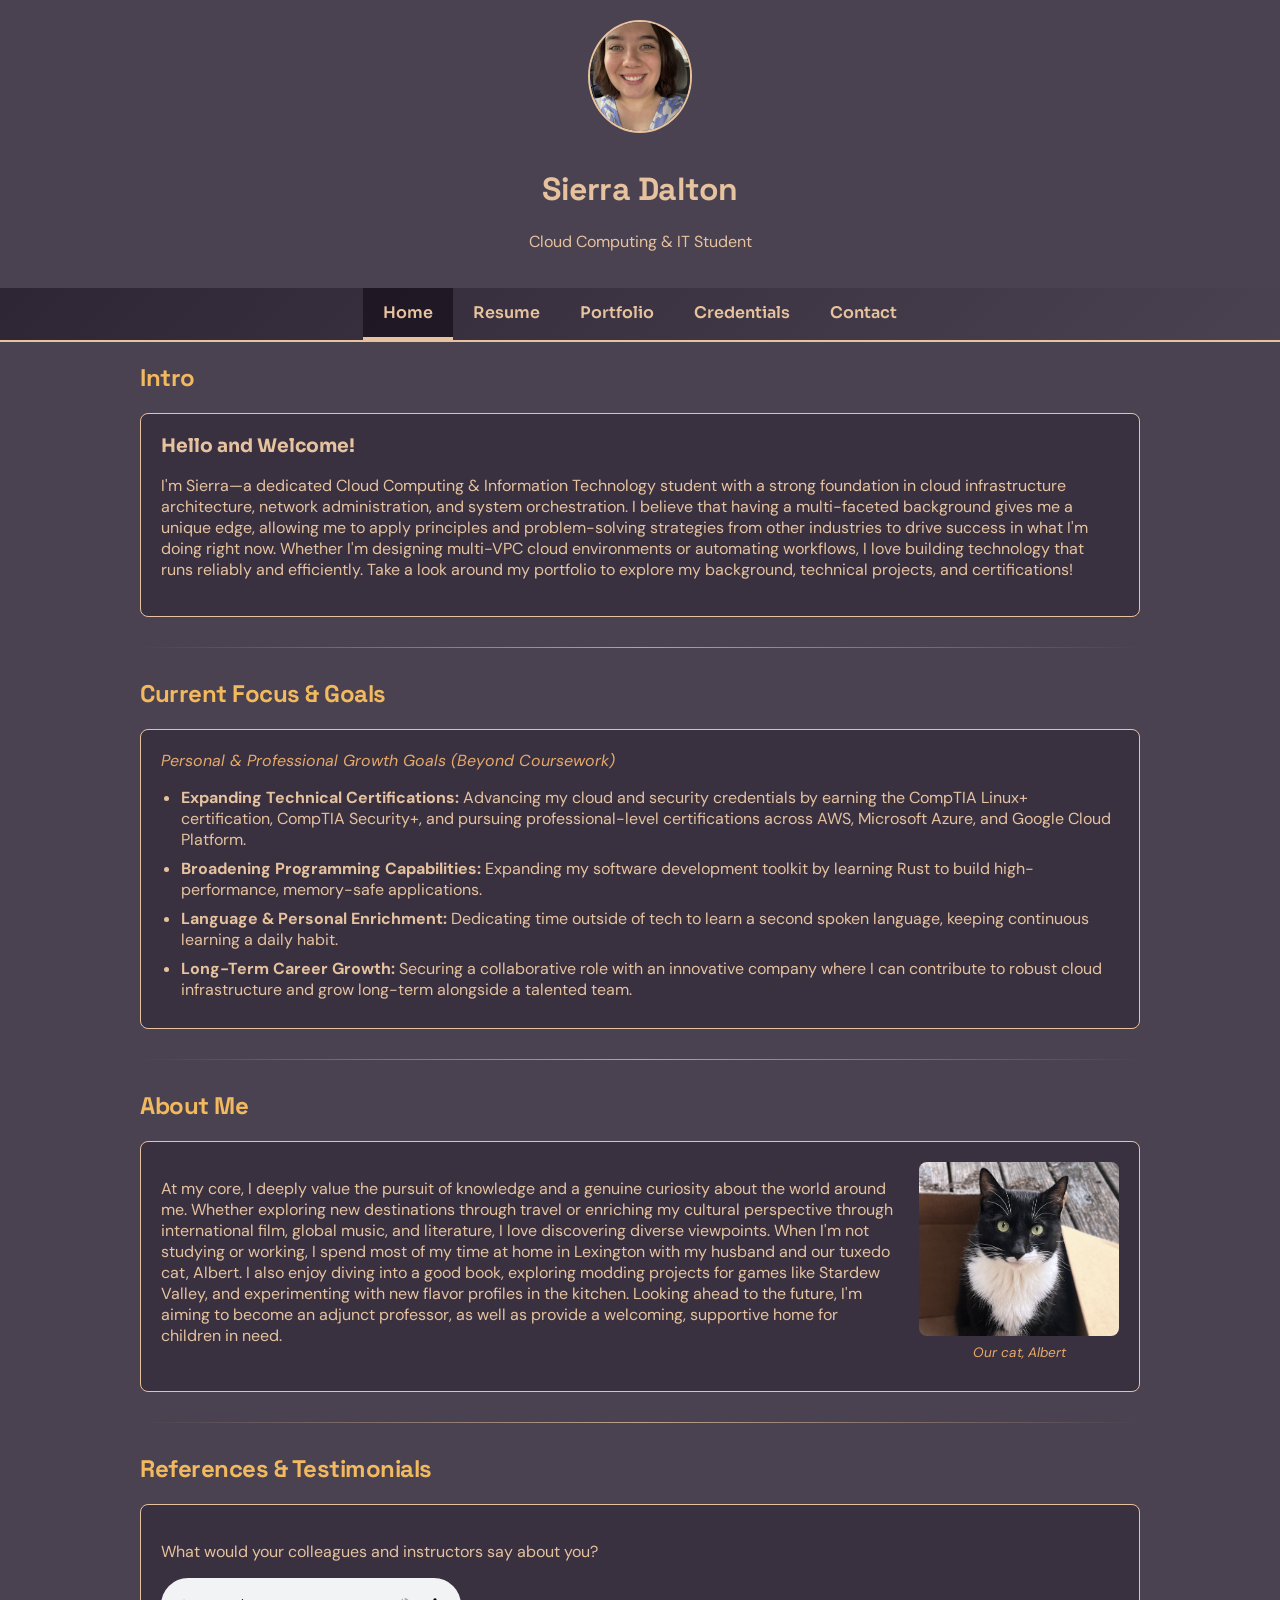
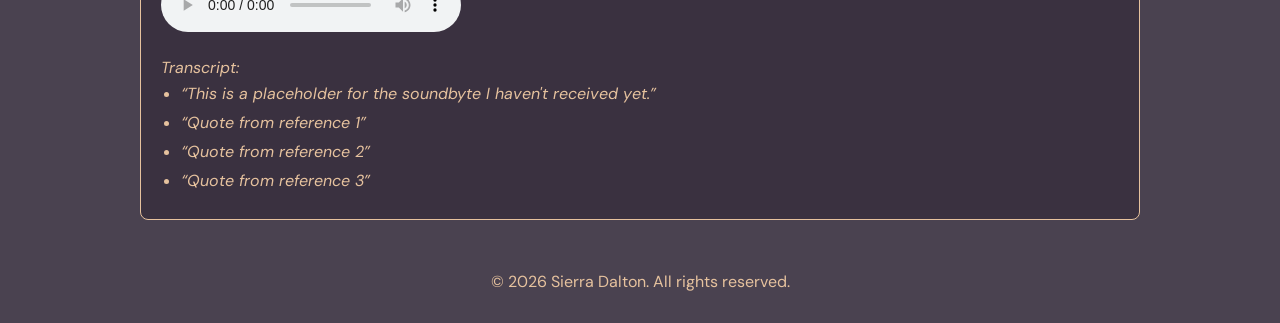
<file: index.html>
<!DOCTYPE html>
<!--
    Author: Sierra Dalton
    File: index.html
    Date: 07/22/2026
-->
<html lang="en">
<head>
    <meta charset="utf-8">
    <meta name="viewport" content="width=device-width, initial-scale=1.0">
    <title>Sierra Dalton - Home</title>
    <!-- CSS Link (#5) -->
    <link rel="stylesheet" href="css/styles.css">
</head>
<body>

    <header>
        <a href="index.html">
            <img src="images/pfp.jpg" alt="Profile photo of Sierra Dalton - Return to Home Page" width="100" class="header-logo">
        </a>
        <h1><a href="index.html#about" class="header-title-link">Sierra Dalton</a></h1>
        <p>Cloud Computing &amp; IT Student</p>
    </header>

    <!-- Navigation Bar (#1) -->
    <nav>
        <ul>
            <li><a href="index.html" class="active">Home</a></li>
            <li><a href="resume.html">Resume</a></li>
            <li><a href="portfolio.html">Portfolio</a></li>
            <li><a href="credentials.html">Credentials</a></li>
            <li><a href="contact.html">Contact</a></li>
        </ul>
    </nav>

    <main>
        <!-- Intro Section -->
        <section>
            <h2>Intro</h2>
            <div class="card">
                <h3>Hello and Welcome!</h3>
                <p>I'm Sierra—a dedicated Cloud Computing &amp; Information Technology student with a strong foundation in cloud infrastructure architecture, network administration, and system orchestration. I believe that having a multi-faceted background gives me a unique edge, allowing me to apply principles and problem-solving strategies from other industries to drive success in what I'm doing right now. Whether I'm designing multi-VPC cloud environments or automating workflows, I love building technology that runs reliably and efficiently. Take a look around my portfolio to explore my background, technical projects, and certifications!</p>
            </div>
        </section>

        <!-- Page Break Line -->
        <hr class="page-break">

        <!-- Current Focus & Goals Section -->
        <section>
            <h2>Current Focus &amp; Goals</h2>
            <div class="card">
                <p style="font-style: italic; color: #E5A96A; margin-top: 0; margin-bottom: 15px;">Personal &amp; Professional Growth Goals (Beyond Coursework)</p>
                <ul>
                    <li><strong>Expanding Technical Certifications:</strong> Advancing my cloud and security credentials by earning the CompTIA Linux+ certification, CompTIA Security+, and pursuing professional-level certifications across AWS, Microsoft Azure, and Google Cloud Platform.</li>
                    <li><strong>Broadening Programming Capabilities:</strong> Expanding my software development toolkit by learning Rust to build high-performance, memory-safe applications.</li>
                    <li><strong>Language &amp; Personal Enrichment:</strong> Dedicating time outside of tech to learn a second spoken language, keeping continuous learning a daily habit.</li>
                    <li><strong>Long-Term Career Growth:</strong> Securing a collaborative role with an innovative company where I can contribute to robust cloud infrastructure and grow long-term alongside a talented team.</li>
                </ul>
            </div>
        </section>

        <!-- Page Break Line -->
        <hr class="page-break">

        <!-- About Me Section -->
        <section id="about">
            <h2>About Me</h2>
            <div class="card">
    <!-- Image with alt tag and caption (#6) -->
    <figure class="cat-figure">
        <img src="images/albert.jpg" alt="Photo of Albert">
        <figcaption>Our cat, Albert</figcaption>
    </figure>

    <p>At my core, I deeply value the pursuit of knowledge and a genuine curiosity about the world around me. Whether exploring new destinations through travel or enriching my cultural perspective through international film, global music, and literature, I love discovering diverse viewpoints. When I'm not studying or working, I spend most of my time at home in Lexington with my husband and our tuxedo cat, Albert. I also enjoy diving into a good book, exploring modding projects for games like Stardew Valley, and experimenting with new flavor profiles in the kitchen. Looking ahead to the future, I'm aiming to become an adjunct professor, as well as provide a welcoming, supportive home for children in need.</p>
    <div style="clear: both;"></div>
</div>
        </section>

        <!-- Page Break Line -->
        <hr class="page-break">

        <!-- References & Testimonials Section -->
        <section>
            <h2>References &amp; Testimonials</h2>
            <div class="card">
                <p>What would your colleagues and instructors say about you?</p>
                <!-- Embedded Audio/Video (#8) -->
                <audio controls>
                    <source src="audio/audio-embed.m4a" type="audio/mp4">
                    Your browser does not support the audio element.
                </audio>

                <p style="font-style: italic; margin-top: 20px; margin-bottom: 5px;">Transcript:</p>
                
                <ul style="list-style-type: disc; margin-top: 0; padding-left: 20px; font-style: italic;">
                    <li>&ldquo;This is a placeholder for the soundbyte I haven't received yet.&rdquo;</li>
                    <li>&ldquo;Quote from reference 1&rdquo;</li>
                    <li>&ldquo;Quote from reference 2&rdquo;</li>
                    <li>&ldquo;Quote from reference 3&rdquo;</li>
                </ul>
            </div>
        </section>
    </main>

    <footer>
        <p>&copy; 2026 Sierra Dalton. All rights reserved.</p>
    </footer>

    <!-- JavaScript Link (#14) -->
    <script src="js/script.js"></script>
</body>
</html>
</file>
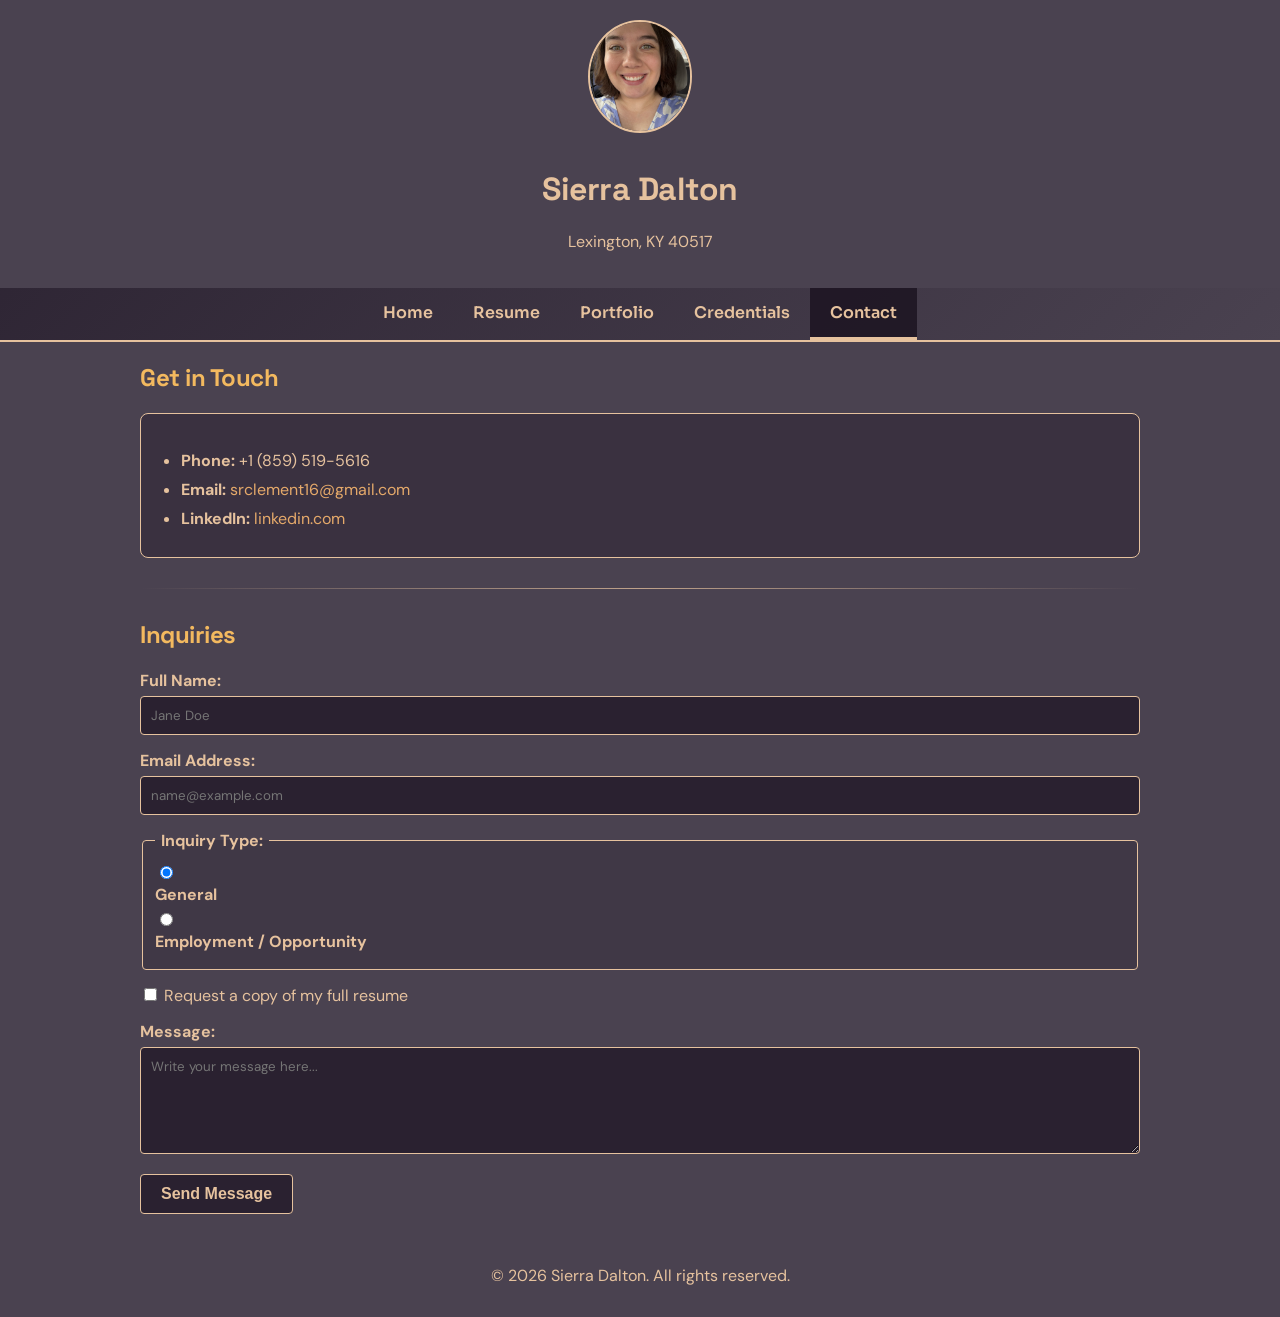
<file: contact.html>
<!DOCTYPE html>
<!--
    Author: Sierra Dalton
    File: contact.html
    Date: 07/22/2026
-->
<html lang="en">
<head>
    <meta charset="utf-8">
    <meta name="viewport" content="width=device-width, initial-scale=1.0">
    <title>Sierra Dalton - Contact</title>
    <!-- CSS Link (#5) -->
    <link rel="stylesheet" href="css/styles.css">
</head>
<body>

    <header>
        <a href="index.html">
            <img src="images/pfp.jpg" alt="Sierra Dalton - Return to Home Page" width="100" class="header-logo">
        </a>
        <h1><a href="index.html#about" class="header-title-link">Sierra Dalton</a></h1>
        <p>Lexington, KY 40517 </p>
    </header>

    <!-- Nav Bar (#1) -->
    <nav>
        <ul>
            <li><a href="index.html">Home</a></li>
            <li><a href="resume.html">Resume</a></li>
            <li><a href="portfolio.html">Portfolio</a></li>
            <li><a href="credentials.html">Credentials</a></li>
            <li><a href="contact.html" class="active">Contact</a></li>
        </ul>
    </nav>

    <main>
        <!-- Contact Info Section -->
        <section>
            <h2>Get in Touch</h2>
            <div class="card">
                <ul>
                    <li><strong>Phone:</strong> +1 (859) 519-5616</li>
                    <li><strong>Email:</strong> <a href="mailto:srclement16@gmail.com">srclement16@gmail.com</a></li>
                    <li><strong>LinkedIn:</strong> <a href="https://www.linkedin.com" target="_blank" rel="noopener">linkedin.com</a></li>
                </ul>
            </div>
        </section>

        <!-- Page Break Line -->
        <hr class="page-break">

        <!-- Contact Form Section -->
        <section>
            <h2>Inquiries</h2>
            <!-- Form with 5+ elements (#7) -->
            <form action="#" method="post" id="contactForm">
                <!-- 1. Text Box -->
                <div class="form-group">
                    <label for="fullName">Full Name:</label>
                    <input type="text" id="fullName" name="fullName" placeholder="Jane Doe" required>
                </div>

                <!-- 2. Email Field -->
                <div class="form-group">
                    <label for="userEmail">Email Address:</label>
                    <input type="email" id="userEmail" name="userEmail" placeholder="name@example.com" required>
                </div>

                <!-- 3. Radio Buttons -->
                <fieldset class="form-group">
                    <legend>Inquiry Type:</legend>
                    <input type="radio" id="typeGen" name="inquiryType" value="general" checked>
                    <label for="typeGen">General</label>
                    
                    <input type="radio" id="typeJob" name="inquiryType" value="employment">
                    <label for="typeJob">Employment / Opportunity</label>
                </fieldset>

                <!-- 4. Checkbox -->
                <div class="form-group checkbox-group">
                    <input type="checkbox" id="requestResume" name="requestResume" value="yes">
                    <label for="requestResume">Request a copy of my full resume</label>
                </div>

                <!-- 5. Textarea -->
                <div class="form-group">
                    <label for="message">Message:</label>
                    <textarea id="message" name="message" rows="5" placeholder="Write your message here..." required></textarea>
                </div>

                <button type="submit" class="submit-btn">Send Message</button>
            </form>
        </section>
    </main>

    <footer>
        <p>&copy; 2026 Sierra Dalton. All rights reserved.</p>
    </footer>

    <!-- JS Link (#14) -->
    <script src="js/script.js"></script>
</body>
</html>
</file>
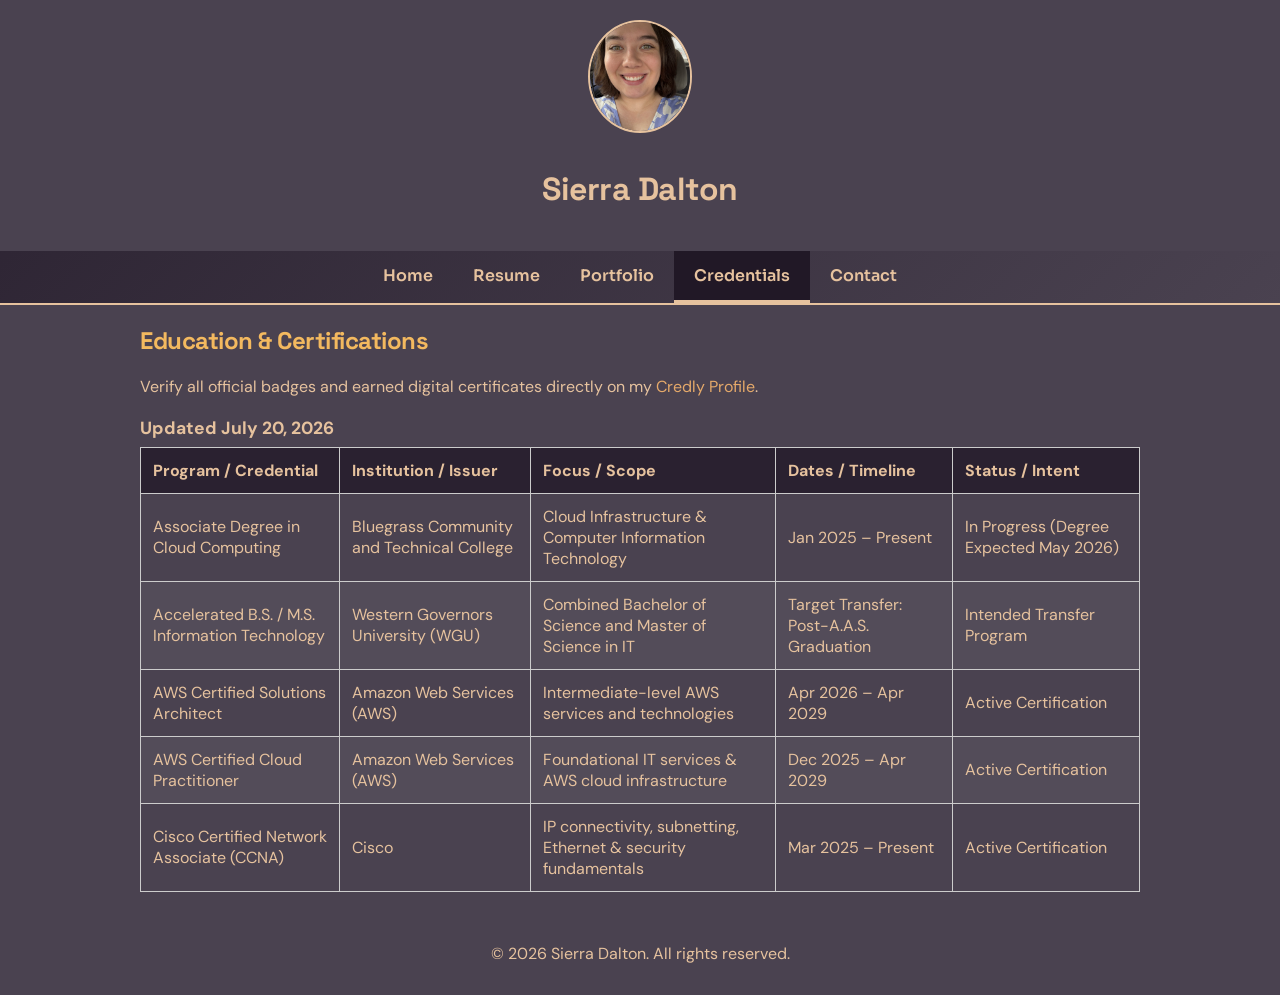
<file: credentials.html>
<!DOCTYPE html>
<!--
    Author: Sierra Dalton
    File: credentials.html
    Date: 07/22/2026
-->
<html lang="en">
<head>
    <!-- Required meta tags -->
    <meta charset="utf-8">
    <meta name="viewport" content="width=device-width, initial-scale=1.0">

    <title>Sierra Dalton - Credentials</title>

    <!-- CSS Link (#5) -->
    <link rel="stylesheet" href="css/styles.css">
</head>
<body>

    <!-- Header Section with Linked Image and Anchor Name (#4 & #6) -->
    <header>
        <a href="index.html">
            <img src="images/pfp.jpg" alt="Sierra Dalton - Return to Home Page" width="100" class="header-logo">
        </a>
        <h1><a href="index.html#about" class="header-title-link">Sierra Dalton</a></h1>
        <p></p>
    </header>

    <!-- Global Navigation Bar (#1) -->
    <nav>
        <ul>
            <li><a href="index.html">Home</a></li>
            <li><a href="resume.html">Resume</a></li>
            <li><a href="portfolio.html">Portfolio</a></li>
            <li><a href="credentials.html" class="active">Credentials</a></li>
            <li><a href="contact.html">Contact</a></li>
        </ul>
    </nav>

    <!-- Main Content Area -->
    <main>
        <section>
            <h2>Education &amp; Certifications  </h2>
            <p style="margin-bottom: 15px;">Verify all official badges and earned digital certificates directly on my <a href="https://www.credly.com/users/s-r-dalton" target="_blank" rel="noopener">Credly Profile</a>.</p>
            <table>
                <caption>Updated July 20, 2026</caption>
                <thead>
                    <tr>
                        <th>Program / Credential</th>
                        <th>Institution / Issuer</th>
                        <th>Focus / Scope</th>
                        <th>Dates / Timeline</th>
                        <th>Status / Intent</th>
                    </tr>
                </thead>
                <tbody>
                    <tr>
                        <td>Associate Degree in Cloud Computing</td>
                        <td>Bluegrass Community and Technical College</td>
                        <td>Cloud Infrastructure &amp; Computer Information Technology</td>
                        <td>Jan 2025 – Present</td>
                        <td>In Progress (Degree Expected May 2026)</td>
                    </tr>
                    <tr>
                        <td>Accelerated B.S. / M.S. Information Technology</td>
                        <td>Western Governors University (WGU)</td>
                        <td>Combined Bachelor of Science and Master of Science in IT</td>
                        <td>Target Transfer: Post-A.A.S. Graduation</td>
                        <td>Intended Transfer Program</td>
                    </tr>
                    <tr>
                        <td>AWS Certified Solutions Architect</td>
                        <td>Amazon Web Services (AWS)</td>
                        <td>Intermediate-level AWS services and technologies</td>
                        <td>Apr 2026 – Apr 2029</td>
                        <td>Active Certification</td>
                    </tr>
                    <tr>
                        <td>AWS Certified Cloud Practitioner</td>
                        <td>Amazon Web Services (AWS)</td>
                        <td>Foundational IT services &amp; AWS cloud infrastructure</td>
                        <td>Dec 2025 – Apr 2029</td>
                        <td>Active Certification</td>
                    </tr>
                    <tr>
                        <td>Cisco Certified Network Associate (CCNA)</td>
                        <td>Cisco</td>
                        <td>IP connectivity, subnetting, Ethernet &amp; security fundamentals</td>
                        <td>Mar 2025 – Present</td>
                        <td>Active Certification</td>
                    </tr>
                </tbody>
            </table>
        </section>
    </main>

    <!-- Footer Section -->
    <footer>
        <p>&copy; 2026 Sierra Dalton. All rights reserved.</p>
    </footer>

</body>
</html>
</file>
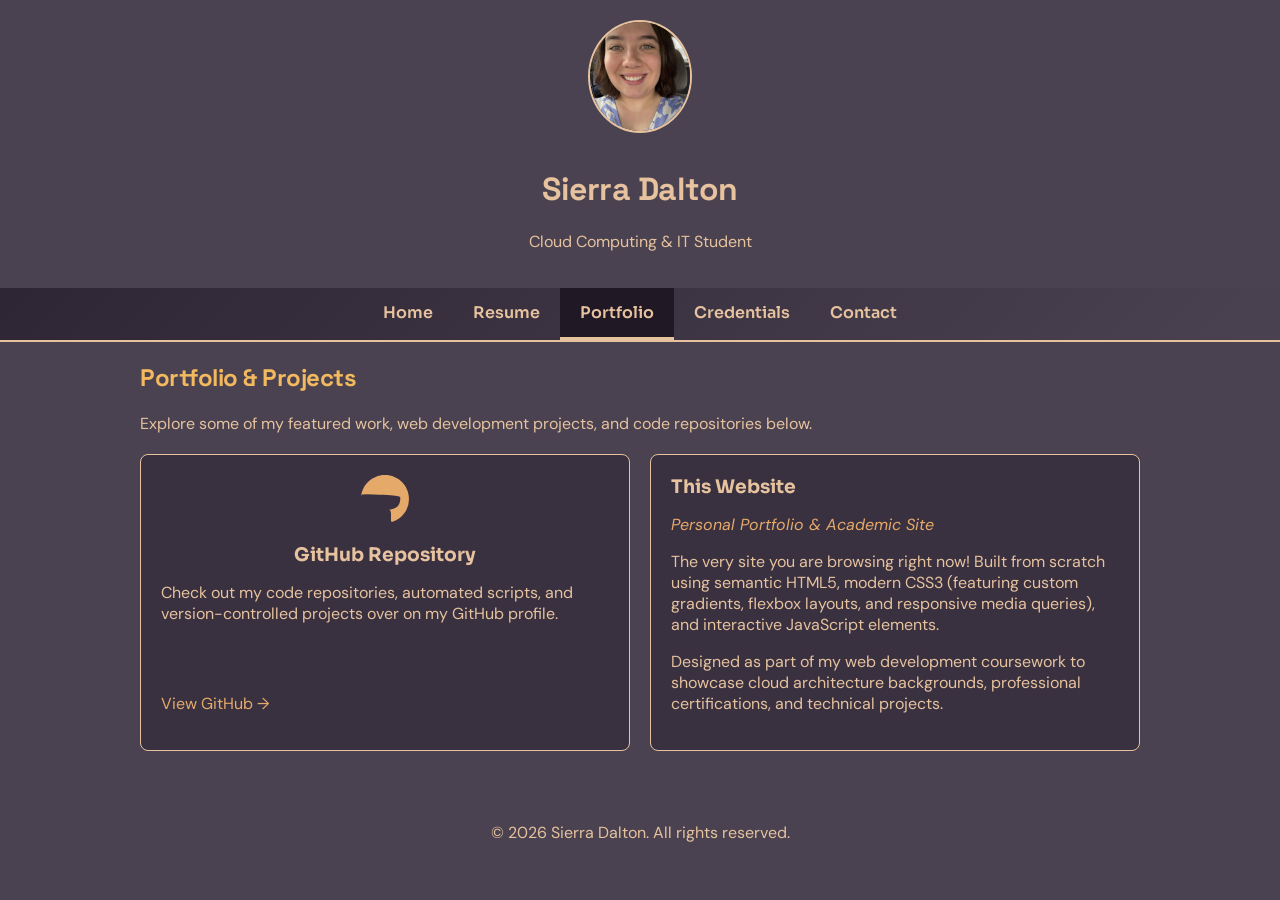
<file: portfolio.html>
<!DOCTYPE html>
<!--
    Author: Sierra Dalton
    File: portfolio.html
    Date: 07/22/2026
-->
<html lang="en">
<head>
    <meta charset="utf-8">
    <meta name="viewport" content="width=device-width, initial-scale=1.0">
    <title>Sierra Dalton - Portfolio</title>
    <!-- CSS Link (#5) -->
    <link rel="stylesheet" href="css/styles.css">
</head>
<body>

    <header>
        <a href="index.html">
            <img src="images/pfp.jpg" alt="Profile photo of Sierra Dalton - Return to Home Page" width="100" class="header-logo">
        </a>
        <h1><a href="index.html#about" class="header-title-link">Sierra Dalton</a></h1>
        <p>Cloud Computing &amp; IT Student</p>
    </header>

    <!-- Navigation Bar (#1) -->
    <nav>
        <ul>
            <li><a href="index.html">Home</a></li>
            <li><a href="resume.html">Resume</a></li>
            <li><a href="portfolio.html" class="active">Portfolio</a></li>
            <li><a href="credentials.html">Credentials</a></li>
            <li><a href="contact.html">Contact</a></li>
        </ul>
    </nav>

    <main>
        <!-- Portfolio Section -->
        <section>
            <h2>Portfolio &amp; Projects</h2>
            <p>Explore some of my featured work, web development projects, and code repositories below.</p>
            
            <div class="card-container">
                <!-- Project Tile 1: GitHub & SVG Icon -->
                <div class="card" style="text-align: center; display: flex; flex-direction: column; justify-content: space-between;">
                    <div>
                        <svg height="48" aria-hidden="true" viewBox="0 0 16 16" version="1.1" width="48" data-view-component="true" style="fill: #E5A96A; margin-bottom: 15px;">
                            <path d="M8 0c4.42 0 8 3.58 8 8a8.013 8.013 0 0 1-5.45 7.59c-.4.08-.55-.17-.55-.38 0-.27.01-1.13.01-2.2 0-.75-.25-1.23-.54-1.48 1.78-.2 3.65-.88 3.65-3.95 0-.88-.31-1.59-82-2.15.08-.2.36-1.02-.08-2.12 0 0-.67-.22-2.2.82-.64-.18-1.32-.27-2-.27-.68 0-1.36.09-2 .27-1.53-1.03-2.2-.82-2.2-.82-.44 1.1-.16 1.92-.08 2.12-.51.56-.82 1.28-.82 2.15 0 3.06 1.86 3.75 3.64 3.95-.23.2-.44.55-.51 1.07-.46.21-1.61.55-2.33-.66-.15-.24-.6-.83-1.23-.82-.67.01-.27.38.01.53.34.19.73.9.82 1.13.16.45.68 1.31 2.69.94 0 .67.01 1.3.01 1.49 0 .21-.15.45-.55.38A7.995 7.995 0 0 1 0 8c0-4.42 3.58-8 8-8Z"></path>
                        </svg>
                        <h3 style="margin-bottom: 10px;">GitHub Repository</h3>
                        <p style="text-align: left;">Check out my code repositories, automated scripts, and version-controlled projects over on my GitHub profile.</p>
                    </div>
                    <p style="margin-top: 15px; text-align: left;"><a href="https://github.com/smufflegump" target="_blank" rel="noopener noreferrer">View GitHub &rarr;</a></p>
                </div>

                <!-- Project Tile 2: This Website -->
                <div class="card" style="display: flex; flex-direction: column; justify-content: space-between;">
                    <div>
                        <h3 style="margin-bottom: 5px;">This Website</h3>
                        <p style="font-style: italic; color: #E5A96A; margin-bottom: 15px;">Personal Portfolio &amp; Academic Site</p>
                        <p>The very site you are browsing right now! Built from scratch using semantic HTML5, modern CSS3 (featuring custom gradients, flexbox layouts, and responsive media queries), and interactive JavaScript elements.</p>
                        <p style="margin-top: 10px;">Designed as part of my web development coursework to showcase cloud architecture backgrounds, professional certifications, and technical projects.</p>
                    </div>
                </div>
            </div>
        </section>
    </main>

    <footer>
        <p>&copy; 2026 Sierra Dalton. All rights reserved.</p>
    </footer>

    <!-- JavaScript Link (#14) -->
    <script src="js/script.js"></script>
</body>
</html>
</file>
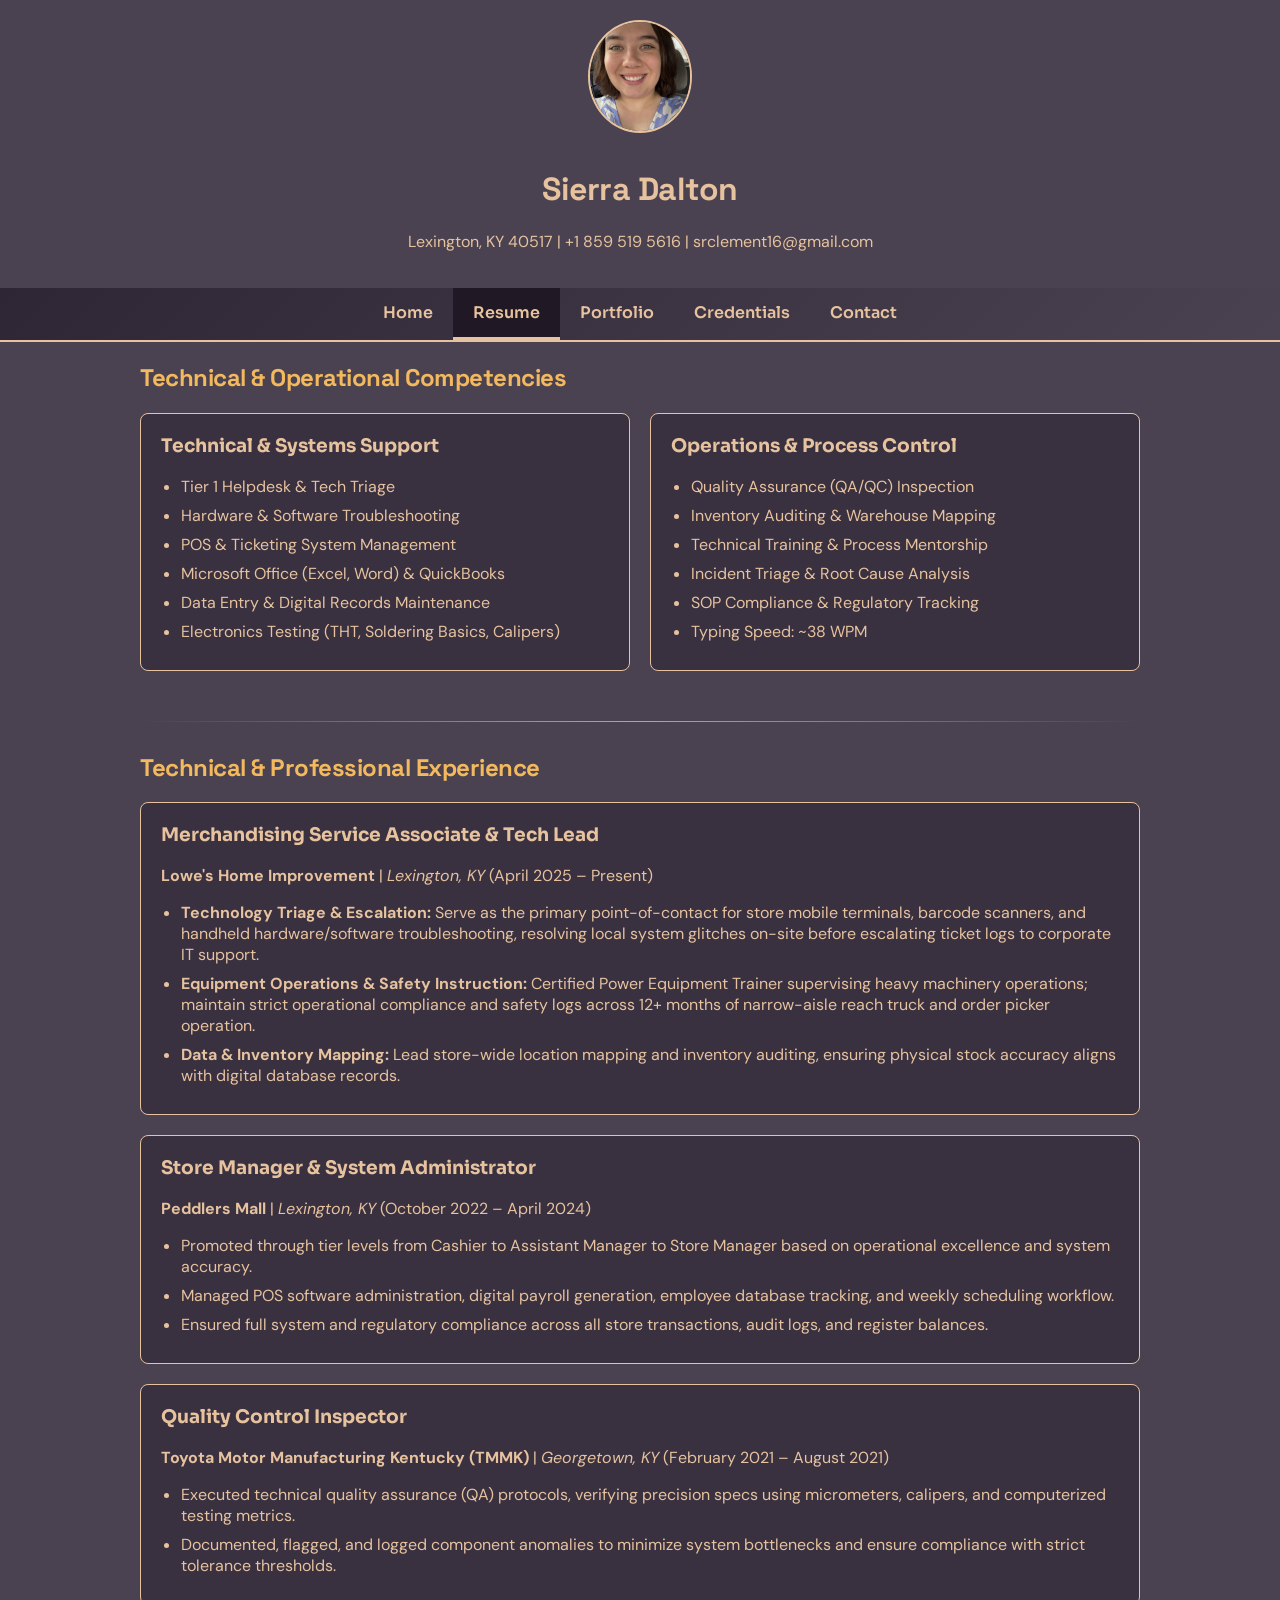
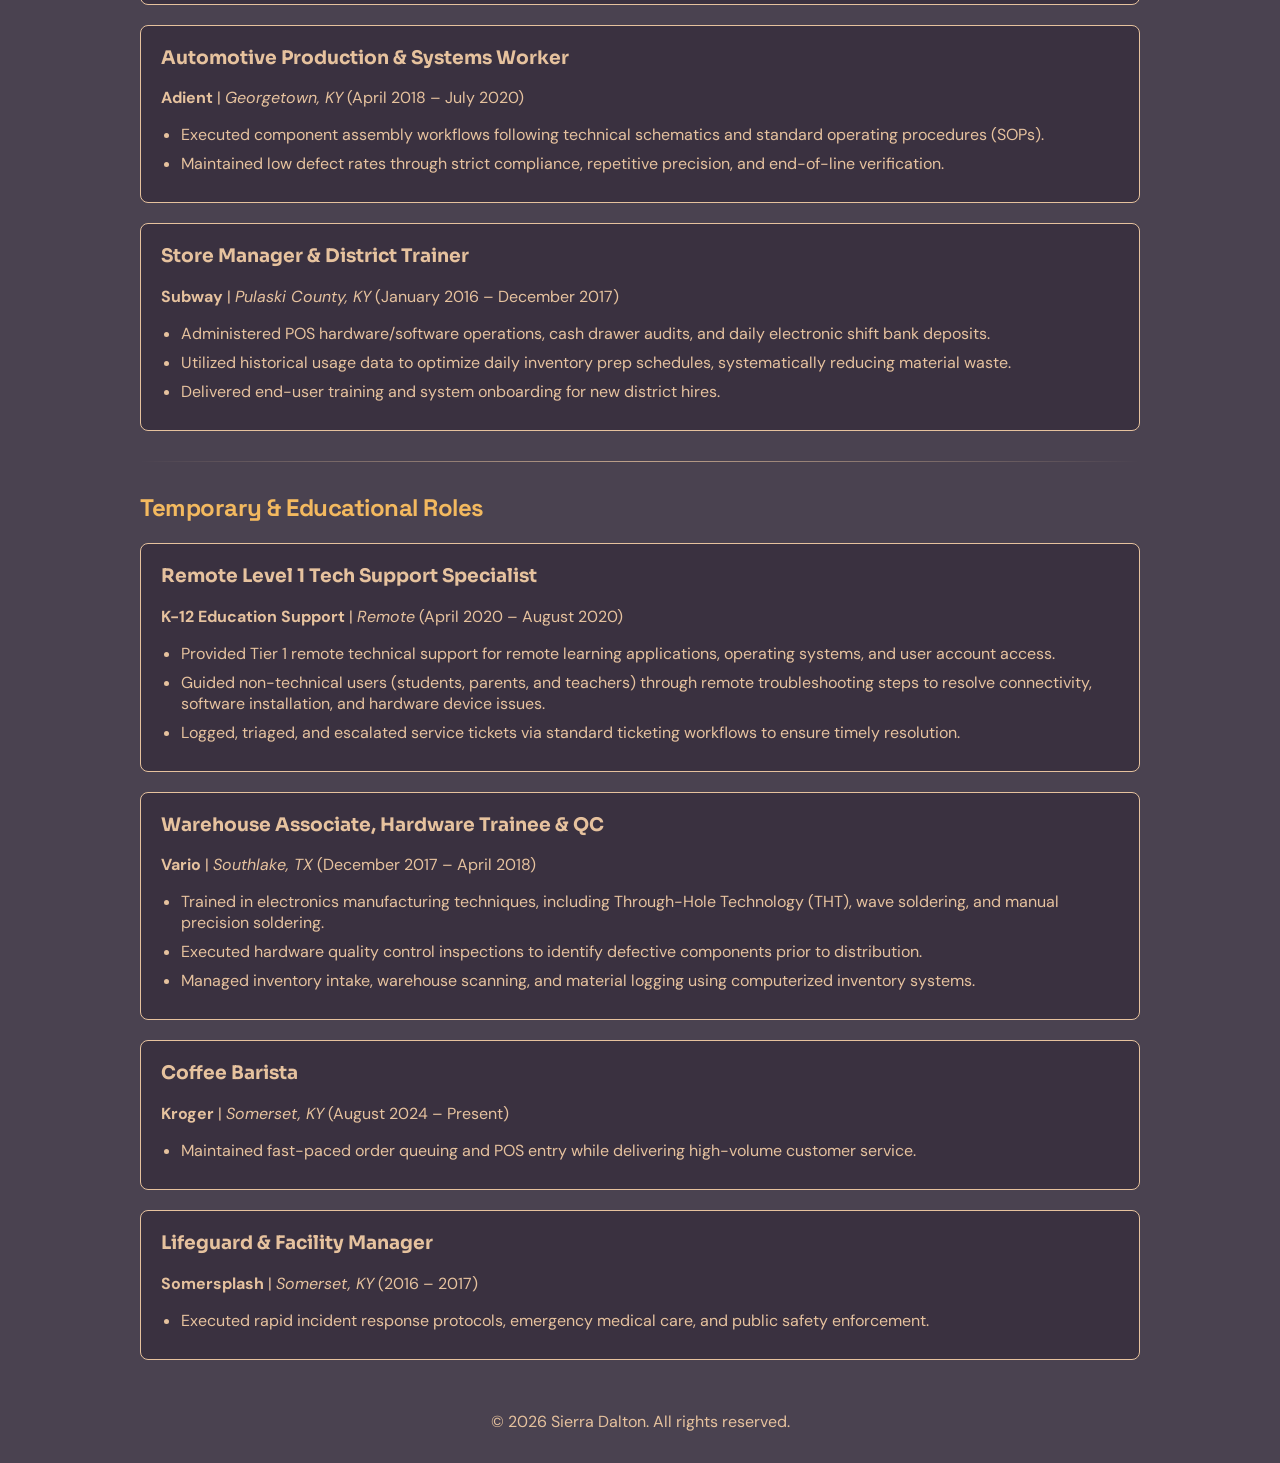
<file: resume.html>
<!DOCTYPE html>
<!--
    Author: Sierra Dalton
    File: resume.html
    Date: 07/22/2026
-->
<html lang="en">
<head>
    <!-- Required meta tags -->
    <meta charset="utf-8">
    <meta name="viewport" content="width=device-width, initial-scale=1.0">

    <title>Sierra Dalton - Resume</title>

    <!-- CSS Link -->
    <link rel="stylesheet" href="css/styles.css">
</head>
<body>

    <!-- Header Section with Linked Image and Contact Info -->
    <header>
        <a href="index.html">
            <img src="images/pfp.jpg" alt="Sierra Dalton - Return to Home Page" width="100" class="header-logo">
        </a>
        <h1><a href="index.html#about" class="header-title-link">Sierra Dalton</a></h1>
        <p>Lexington, KY 40517 | +1 859 519 5616 | srclement16@gmail.com</p>
    </header>

    <!-- Global Navigation Bar -->
    <nav>
        <ul>
            <li><a href="index.html">Home</a></li>
            <li><a href="resume.html" class="active">Resume</a></li>
            <li><a href="portfolio.html">Portfolio</a></li>
            <li><a href="credentials.html">Credentials</a></li>
            <li><a href="contact.html">Contact</a></li>
        </ul>
    </nav>

    <!-- Main Content Area -->
    <main>
        <!-- Technical & Operational Competencies Section (Positioned Top) -->
        <section>
            <h2>Technical &amp; Operational Competencies</h2>
            <div class="card-container">
                <article class="card">
                    <h3>Technical &amp; Systems Support</h3>
                    <ul>
                        <li>Tier 1 Helpdesk &amp; Tech Triage</li>
                        <li>Hardware &amp; Software Troubleshooting</li>
                        <li>POS &amp; Ticketing System Management</li>
                        <li>Microsoft Office (Excel, Word) &amp; QuickBooks</li>
                        <li>Data Entry &amp; Digital Records Maintenance</li>
                        <li>Electronics Testing (THT, Soldering Basics, Calipers)</li>
                    </ul>
                </article>

                <article class="card">
                    <h3>Operations &amp; Process Control</h3>
                    <ul>
                        <li>Quality Assurance (QA/QC) Inspection</li>
                        <li>Inventory Auditing &amp; Warehouse Mapping</li>
                        <li>Technical Training &amp; Process Mentorship</li>
                        <li>Incident Triage &amp; Root Cause Analysis</li>
                        <li>SOP Compliance &amp; Regulatory Tracking</li>
                        <li>Typing Speed: ~38 WPM</li>
                    </ul>
                </article>
            </div>
        </section>

        <!-- Page Break Line -->
        <hr class="page-break">

        <!-- Technical & Professional Experience Section -->
        <section>
            <h2>Technical &amp; Professional Experience</h2>

            <article class="card">
                <h3>Merchandising Service Associate &amp; Tech Lead</h3>
                <p><strong>Lowe's Home Improvement</strong> | <em>Lexington, KY</em> (April 2025 – Present)</p>
                <ul>
                    <li><strong>Technology Triage &amp; Escalation:</strong> Serve as the primary point-of-contact for store mobile terminals, barcode scanners, and handheld hardware/software troubleshooting, resolving local system glitches on-site before escalating ticket logs to corporate IT support.</li>
                    <li><strong>Equipment Operations &amp; Safety Instruction:</strong> Certified Power Equipment Trainer supervising heavy machinery operations; maintain strict operational compliance and safety logs across 12+ months of narrow-aisle reach truck and order picker operation.</li>
                    <li><strong>Data &amp; Inventory Mapping:</strong> Lead store-wide location mapping and inventory auditing, ensuring physical stock accuracy aligns with digital database records.</li>
                </ul>
            </article>

            <article class="card">
                <h3>Store Manager &amp; System Administrator</h3>
                <p><strong>Peddlers Mall</strong> | <em>Lexington, KY</em> (October 2022 – April 2024)</p>
                <ul>
                    <li>Promoted through tier levels from Cashier to Assistant Manager to Store Manager based on operational excellence and system accuracy.</li>
                    <li>Managed POS software administration, digital payroll generation, employee database tracking, and weekly scheduling workflow.</li>
                    <li>Ensured full system and regulatory compliance across all store transactions, audit logs, and register balances.</li>
                </ul>
            </article>

            <article class="card">
                <h3>Quality Control Inspector</h3>
                <p><strong>Toyota Motor Manufacturing Kentucky (TMMK)</strong> | <em>Georgetown, KY</em> (February 2021 – August 2021)</p>
                <ul>
                    <li>Executed technical quality assurance (QA) protocols, verifying precision specs using micrometers, calipers, and computerized testing metrics.</li>
                    <li>Documented, flagged, and logged component anomalies to minimize system bottlenecks and ensure compliance with strict tolerance thresholds.</li>
                </ul>
            </article>

            <article class="card">
                <h3>Automotive Production &amp; Systems Worker</h3>
                <p><strong>Adient</strong> | <em>Georgetown, KY</em> (April 2018 – July 2020)</p>
                <ul>
                    <li>Executed component assembly workflows following technical schematics and standard operating procedures (SOPs).</li>
                    <li>Maintained low defect rates through strict compliance, repetitive precision, and end-of-line verification.</li>
                </ul>
            </article>

            <article class="card">
                <h3>Store Manager &amp; District Trainer</h3>
                <p><strong>Subway</strong> | <em>Pulaski County, KY</em> (January 2016 – December 2017)</p>
                <ul>
                    <li>Administered POS hardware/software operations, cash drawer audits, and daily electronic shift bank deposits.</li>
                    <li>Utilized historical usage data to optimize daily inventory prep schedules, systematically reducing material waste.</li>
                    <li>Delivered end-user training and system onboarding for new district hires.</li>
                </ul>
            </article>
        </section>

        <!-- Page Break Line -->
        <hr class="page-break">

        <!-- Temporary & Educational Roles Section -->
        <section>
            <h2>Temporary &amp; Educational Roles</h2>

            <article class="card">
                <h3>Remote Level 1 Tech Support Specialist</h3>
                <p><strong>K-12 Education Support</strong> | <em>Remote</em> (April 2020 – August 2020)</p>
                <ul>
                    <li>Provided Tier 1 remote technical support for remote learning applications, operating systems, and user account access.</li>
                    <li>Guided non-technical users (students, parents, and teachers) through remote troubleshooting steps to resolve connectivity, software installation, and hardware device issues.</li>
                    <li>Logged, triaged, and escalated service tickets via standard ticketing workflows to ensure timely resolution.</li>
                </ul>
            </article>

            <article class="card">
                <h3>Warehouse Associate, Hardware Trainee &amp; QC</h3>
                <p><strong>Vario</strong> | <em>Southlake, TX</em> (December 2017 – April 2018)</p>
                <ul>
                    <li>Trained in electronics manufacturing techniques, including Through-Hole Technology (THT), wave soldering, and manual precision soldering.</li>
                    <li>Executed hardware quality control inspections to identify defective components prior to distribution.</li>
                    <li>Managed inventory intake, warehouse scanning, and material logging using computerized inventory systems.</li>
                </ul>
            </article>

            <article class="card">
                <h3>Coffee Barista</h3>
                <p><strong>Kroger</strong> | <em>Somerset, KY</em> (August 2024 – Present)</p>
                <ul>
                    <li>Maintained fast-paced order queuing and POS entry while delivering high-volume customer service.</li>
                </ul>
            </article>

            <article class="card">
                <h3>Lifeguard &amp; Facility Manager</h3>
                <p><strong>Somersplash</strong> | <em>Somerset, KY</em> (2016 – 2017)</p>
                <ul>
                    <li>Executed rapid incident response protocols, emergency medical care, and public safety enforcement.</li>
                </ul>
            </article>
        </section>
    </main>

    <!-- Footer Section -->
    <footer>
        <p>&copy; 2026 Sierra Dalton. All rights reserved.</p>
    </footer>

    <!-- External JavaScript File -->
    <script src="js/script.js"></script>
</body>
</html>
</file>
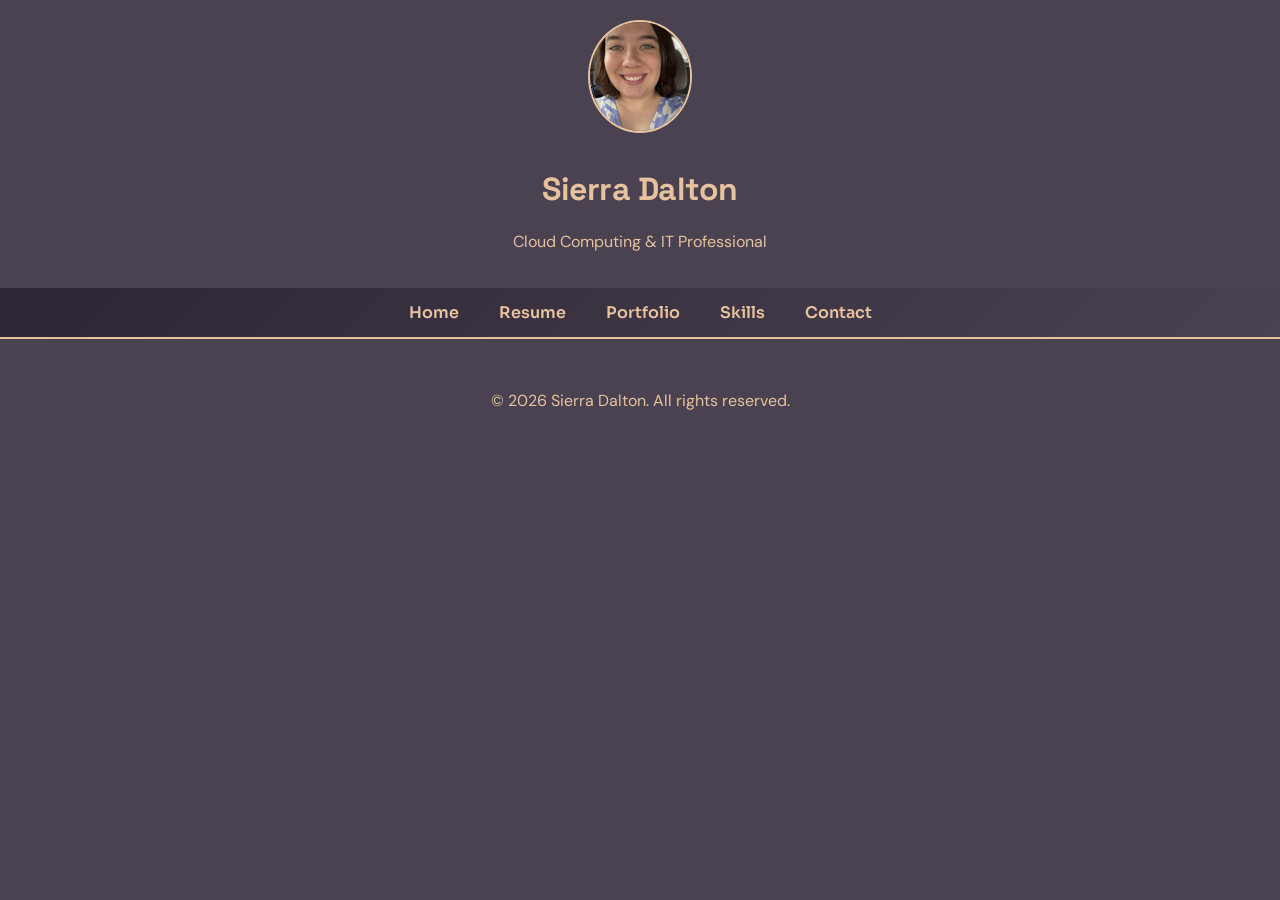
<file: template.html>
<!DOCTYPE html>
<!--
    Author: Sierra Dalton
    File: template.html
    Date: 07/22/2026
-->
<html lang="en">
<head>
    <!-- Required meta tags -->
    <meta charset="utf-8">
    <meta name="viewport" content="width=device-width, initial-scale=1.0">

    <title>Sierra Dalton - Professional Portfolio</title>

    <!-- CSS Link (#5) -->
    <link rel="stylesheet" href="css/styles.css">
</head>
<body>

    <!-- Header Section with Linked Image and Anchor Name (#4 & #6) -->
    <header>
        <a href="index.html">
            <img src="images/pfp.jpg" alt="Sierra Dalton - Return to Home Page" width="100" class="header-logo">
        </a>
        <h1><a href="index.html#about" class="header-title-link">Sierra Dalton</a></h1>
        <p>Cloud Computing &amp; IT Professional</p>
    </header>

    <!-- Global Navigation Bar (#1) -->
    <nav>
        <ul>
            <li><a href="index.html">Home</a></li>
            <li><a href="resume.html">Resume</a></li>
            <li><a href="portfolio.html">Portfolio</a></li>
            <li><a href="credentials.html">Skills</a></li>
            <li><a href="contact.html">Contact</a></li>
        </ul>
    </nav>

    <!-- Main Content Area -->
    <main>
        <!-- Page-specific content goes here -->
    </main>

    <!-- Footer Section -->
    <footer>
        <p>&copy; 2026 Sierra Dalton. All rights reserved.</p>
    </footer>

    <!-- External JavaScript File (#14) -->
    <script src="js/script.js"></script>
</body>
</html>
</file>
<file: css/styles.css>
/*
Author: Sierra Dalton
File: styles.css
Date: 07/22/2026
*/

/* Import Google Fonts */
@import url('https://fonts.googleapis.com/css2?family=DM+Sans:ital,wght@0,400;0,700;1,400&family=Sora:wght@600;700&family=Space+Grotesk:wght@500;700&display=swap');

/* --- Body Styling --- */
body {
    background-color: #4A4250;
    color: #E6C29E;
    font-family: "DM Sans", Arial, Helvetica, sans-serif;
    margin: 0;
    padding: 0;
}

/* Site Title & Section Headings Styling */
header h1, 
section h2 {
    font-family: "Space Grotesk", sans-serif;
    letter-spacing: -0.5px;
}

/* Card Title Styling */
.card h3 {
    font-family: "Sora", sans-serif;
    margin-top: 0;
    color: #E6C29E;
}

/* Navigation Links Styling */
nav li a {
    font-family: "Sora", sans-serif;
    display: block;
    color: #E6C29E !important;
    text-align: center;
    padding: 14px 20px;
    text-decoration: none;
    font-weight: 600;
    transition: background-color 0.3s ease;
}

/* --- Hyperlink Styling --- */
a:link {
    color: #E5A96A; /* Warm amber accent */
    text-decoration: none;
    transition: color 0.2s ease-in-out;
}

a:visited {
    color: #C89B9B; 
}

a:hover {
    color: #F4C482; 
    text-decoration: underline;
}

a:active {
    color: #D28E52;
}

/* --- Main Layout --- */
main {
    max-width: 1000px;
    margin: 20px auto;
    padding: 0 20px;
}

/* --- Header Styling --- */
header {
    text-align: center;
    padding: 20px;
}

header a {
    display: inline-block;
}

.header-logo {
    display: block;
    margin-left: auto;
    margin-right: auto;
    margin-bottom: 10px;
    border-radius: 50%;
    border: 2px solid #E6C29E;
}

.header-title-link {
    color: #E6C29E !important;
    text-decoration: none;
}

.header-title-link:hover {
    color: #ffffff !important;
    text-decoration: underline;
}

/* --- Table Styling (#3) --- */
table {
    width: 100%;
    border-collapse: collapse;
    margin: 20px 0;
}

caption {
    font-weight: bold;
    font-size: 1.1rem;
    margin-bottom: 0.5rem;
    text-align: left;
    color: #E6C29E;
}

th, td {
    padding: 12px;
    border: 1px solid #cccccc;
    text-align: left;
}

th {
    background-color: #2A2130;
    color: #E6C29E;
}

tr:nth-child(even) {
    background-color: rgba(255, 255, 255, 0.05);
}

/* --- Navigation Styling (Flexbox & Plum Gradient - Advanced CSS #9) --- */
nav ul {
    list-style-type: none;
    margin: 0;
    padding: 0;
    background: linear-gradient(135deg, rgba(42, 33, 48, 0.85), rgba(74, 66, 80, 0.85));
    display: flex;
    justify-content: center;
    border-bottom: 2px solid #E6C29E;
}

nav li {
    margin: 0;
}

nav li a:hover {
    background-color: rgba(230, 194, 158, 0.2);
    color: #ffffff !important;
    text-decoration: none;
}

nav li a.active {
    background-color: rgba(30, 22, 35, 0.9);
    border-bottom: 3px solid #E6C29E;
}

/* --- Flexbox Cards & Section Layout (#9) --- */
.card-container {
    display: flex;
    gap: 20px;
    margin: 20px 0;
}

.card {
    background-color: rgba(42, 33, 48, 0.5);
    border: 1px solid #E6C29E;
    border-radius: 8px;
    padding: 20px;
    margin-bottom: 20px;
    flex: 1;
    transition: transform 0.3s ease, box-shadow 0.3s ease;
}

.card:hover {
    transform: translateY(-4px);
    box-shadow: 0 6px 12px rgba(229, 169, 106, 0.15);
}

.card ul {
    padding-left: 20px;
    margin-bottom: 0;
}

.card li {
    margin-bottom: 8px;
}

/* --- Form & Contact Page Styling (#7) --- */
.form-group {
    margin-bottom: 15px;
}

.form-group label {
    display: block;
    font-weight: bold;
    margin-bottom: 5px;
    color: #E6C29E;
}

.form-group input[type="text"],
.form-group input[type="email"],
.form-group textarea {
    width: 100%;
    padding: 10px;
    border: 1px solid #E6C29E;
    border-radius: 4px;
    background-color: #2A2130;
    color: #ffffff;
    box-sizing: border-box;
    font-family: inherit;
}

.form-group input[type="text"]:focus,
.form-group input[type="email"]:focus,
.form-group textarea:focus {
    outline: none;
    border-color: #E5A96A;
    box-shadow: 0 0 5px rgba(229, 169, 106, 0.5);
}

fieldset {
    border: 1px solid #E6C29E;
    border-radius: 4px;
    padding: 12px;
    background-color: rgba(42, 33, 48, 0.3);
}

legend {
    font-weight: bold;
    color: #E6C29E;
    padding: 0 6px;
}

.checkbox-group label,
fieldset label {
    display: inline;
    font-weight: normal;
    margin-right: 15px;
}

button[type="submit"],
.submit-btn {
    background-color: #2A2130;
    color: #E6C29E;
    border: 1px solid #E6C29E;
    padding: 10px 20px;
    font-size: 1rem;
    font-weight: bold;
    border-radius: 4px;
    cursor: pointer;
    transition: all 0.3s ease;
}

button[type="submit"]:hover,
.submit-btn:hover {
    background-color: #E6C29E;
    color: #2A2130;
}

/* --- Footer Styling --- */
footer {
    text-align: center;
    padding: 15px;
    margin-top: 20px;
}

/* --- Page Break For Format --- */
hr.page-break {
    border: 0;
    height: 1px;
    background: linear-gradient(to right, rgba(230, 194, 158, 0), rgba(230, 194, 158, 0.75), rgba(230, 194, 158, 0));
    margin: 30px 0;
}

/* --- Heading Color Update --- */
h2 {
    color: #F3B95F;
}

/* --- Albert Figure & Caption Styling (Desktop View) --- */
.cat-figure {
    float: right;
    margin: 0 0 10px 20px;
    text-align: center;
    width: 200px;
}

.cat-figure img {
    border-radius: 8px;
    width: 100%;
    height: auto;
    display: block;
}

.cat-figure figcaption {
    font-size: 0.85rem;
    font-style: italic;
    color: #E5A96A;
    margin-top: 8px;
}

/* --- Mobile View (#12) --- */
@media screen and (max-width: 768px) {
    nav ul {
        flex-direction: column;
    }

    nav li a {
        text-align: left;
        padding: 12px 16px;
        border-bottom: 1px solid rgba(230, 194, 158, 0.2);
    }

    .card-container {
        flex-direction: column;
    }

    /* Centers image and caption on mobile, forcing text below */
    .cat-figure {
        float: none !important;
        display: block !important;
        margin: 0 auto 20px auto !important;
    }
}
</file>
